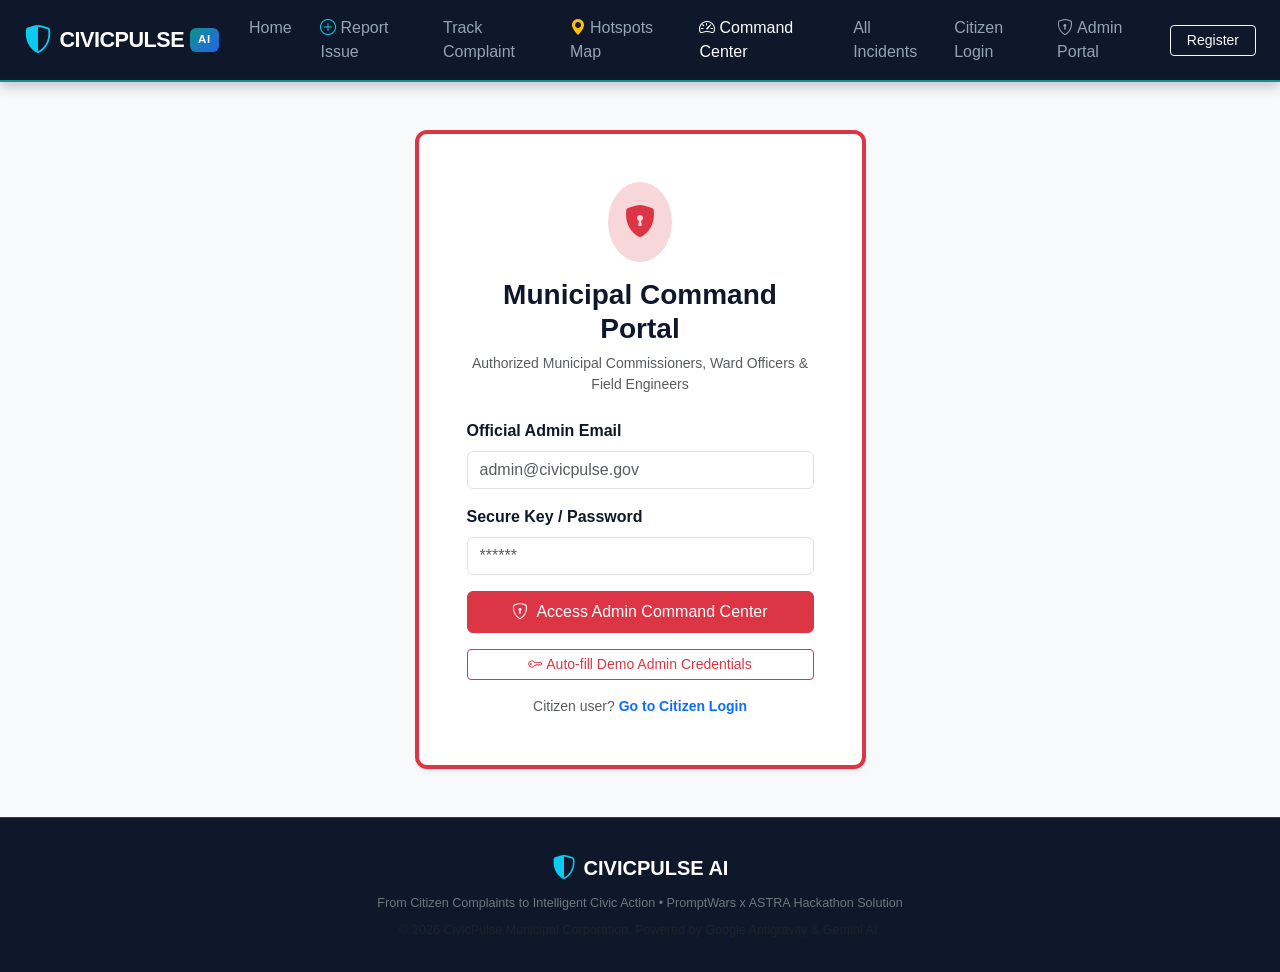
<file: src/main/resources/static/admin-login.html>
<!DOCTYPE html>
<html lang="en">
<head>
  <meta charset="UTF-8">
  <meta name="viewport" content="width=device-width, initial-scale=1.0">
  <title>Admin Portal - CIVICPULSE AI</title>
  <link href="https://cdn.jsdelivr.net/npm/bootstrap@5.3.3/dist/css/bootstrap.min.css" rel="stylesheet">
  <link href="https://cdn.jsdelivr.net/npm/bootstrap-icons@1.11.3/font/bootstrap-icons.min.css" rel="stylesheet">
  <link rel="stylesheet" href="css/styles.css">
</head>
<body class="bg-light">
  
  <nav class="navbar navbar-expand-lg navbar-dark navbar-custom sticky-top">
    <div class="container-fluid px-lg-4">
      <a class="navbar-brand d-flex align-items-center" href="index.html">
        <i class="bi bi-shield-shaded fs-3 text-info me-2"></i>
        <span>CIVICPULSE</span>
        <span class="brand-badge">AI</span>
      </a>
      <button class="navbar-toggler" type="button" data-bs-toggle="collapse" data-bs-target="#mainNavbar">
        <span class="navbar-toggler-icon"></span>
      </button>
      <div class="collapse navbar-collapse" id="mainNavbar">
        <ul class="navbar-nav me-auto mb-2 mb-lg-0">
          <li class="nav-item"><a class="nav-link " href="index.html">Home</a></li>
          <li class="nav-item"><a class="nav-link " href="submit-complaint.html"><i class="bi bi-plus-circle me-1 text-info"></i>Report Issue</a></li>
          <li class="nav-item"><a class="nav-link " href="track-complaint.html">Track Complaint</a></li>
          <li class="nav-item"><a class="nav-link " href="hotspots.html"><i class="bi bi-geo-alt-fill me-1 text-warning"></i>Hotspots Map</a></li>
          <li class="nav-item"><a class="nav-link active" href="admin-dashboard.html"><i class="bi bi-speedometer2 me-1"></i>Command Center</a></li>
          <li class="nav-item"><a class="nav-link " href="complaints.html">All Incidents</a></li>
        </ul>
        <ul class="navbar-nav ms-auto align-items-center" id="auth-nav">
          <li class="nav-item"><a class="nav-link" href="login.html">Citizen Login</a></li>
          <li class="nav-item"><a class="nav-link" href="admin-login.html"><i class="bi bi-shield-lock me-1"></i>Admin Portal</a></li>
          <li class="nav-item ms-lg-2"><a class="btn btn-sm btn-outline-light px-3" href="register.html">Register</a></li>
        </ul>
      </div>
    </div>
  </nav>


  <div class="container py-5 my-auto">
    <div class="row justify-content-center">
      <div class="col-md-6 col-lg-5">
        <div class="custom-card p-4 p-md-5 border-top border-4 border-danger">
          <div class="text-center mb-4">
            <div class="rounded-circle d-inline-flex p-3 bg-danger-subtle text-danger mb-3">
              <i class="bi bi-shield-lock-fill fs-2"></i>
            </div>
            <h3 class="fw-bold">Municipal Command Portal</h3>
            <p class="text-muted small">Authorized Municipal Commissioners, Ward Officers &amp; Field Engineers</p>
          </div>

          <form id="admin-login-form">
            <div class="mb-3">
              <label class="form-label fw-semibold">Official Admin Email</label>
              <input type="email" id="admin-email" class="form-control" placeholder="admin@civicpulse.gov" required>
            </div>
            <div class="mb-3">
              <label class="form-label fw-semibold">Secure Key / Password</label>
              <input type="password" id="admin-password" class="form-control" placeholder="******" required>
            </div>
            <div class="d-grid mb-3">
              <button type="submit" class="btn btn-danger py-2">
                <i class="bi bi-shield-lock me-2"></i>Access Admin Command Center
              </button>
            </div>
          </form>

          <div class="d-grid mb-3">
            <button type="button" id="fill-admin-demo" class="btn btn-outline-danger btn-sm">
              <i class="bi bi-key me-1"></i>Auto-fill Demo Admin Credentials
            </button>
          </div>

          <div class="text-center small text-muted">
            Citizen user? <a href="login.html" class="text-decoration-none fw-semibold">Go to Citizen Login</a>
          </div>
        </div>
      </div>
    </div>
  </div>

  
  <footer>
    <div class="container text-center">
      <div class="d-flex align-items-center justify-content-center mb-2">
        <i class="bi bi-shield-shaded fs-4 text-info me-2"></i>
        <span class="fw-bold text-white fs-5">CIVICPULSE AI</span>
      </div>
      <p class="text-secondary small mb-2">From Citizen Complaints to Intelligent Civic Action &bull; PromptWars x ASTRA Hackathon Solution</p>
      <p class="text-muted small mb-0">&copy; 2026 CivicPulse Municipal Corporation. Powered by Google Antigravity &amp; Gemini AI.</p>
    </div>
  </footer>


  <script src="https://cdn.jsdelivr.net/npm/bootstrap@5.3.3/dist/js/bootstrap.bundle.min.js"></script>
  <script src="js/api.js"></script>
  <script src="js/auth.js"></script>
</body>
</html>
</file>
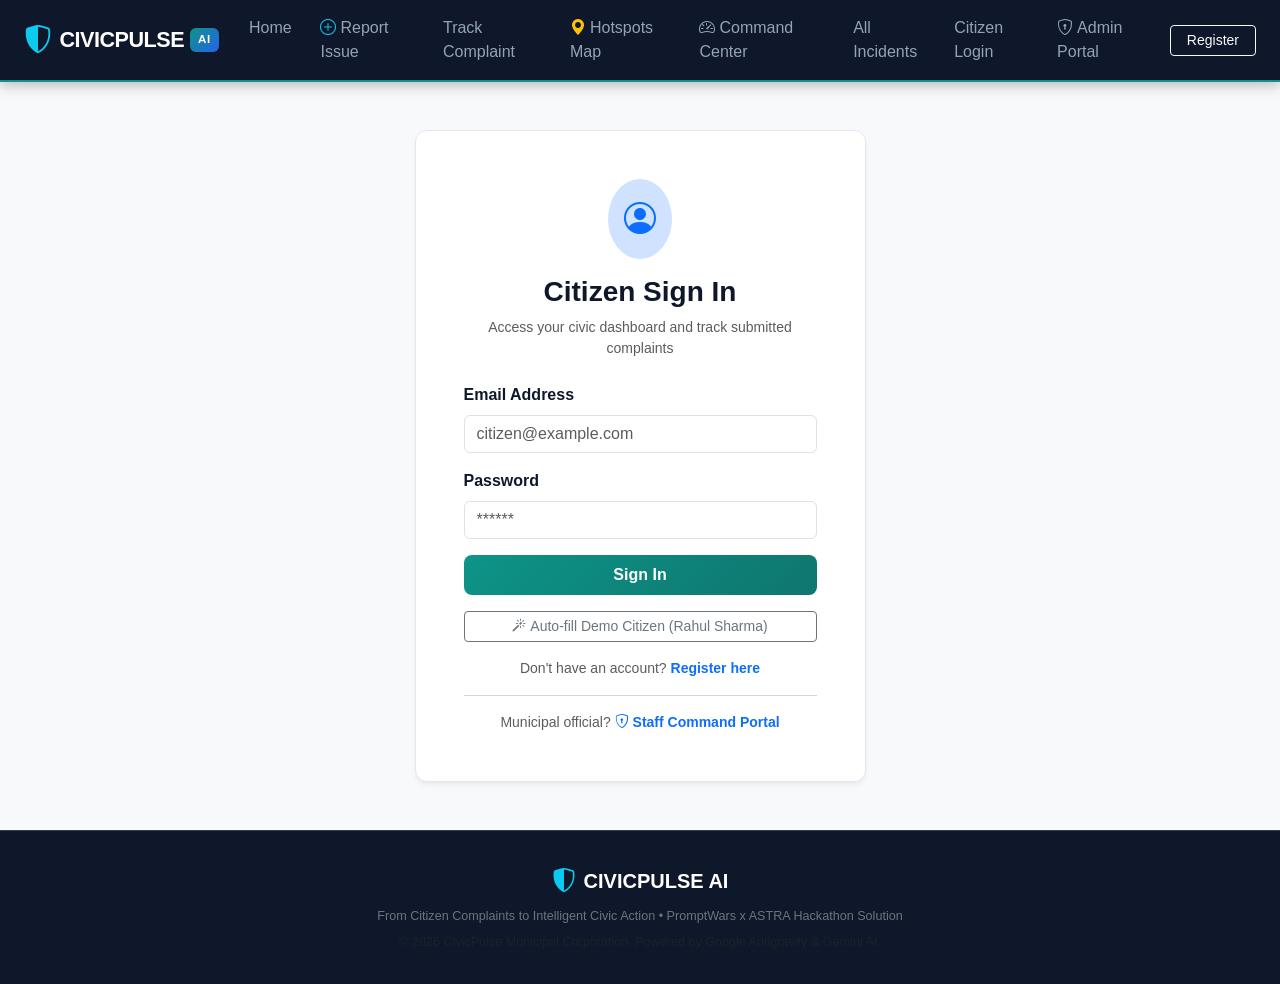
<file: src/main/resources/static/citizen-dashboard.html>
<!DOCTYPE html>
<html lang="en">
<head>
  <meta charset="UTF-8">
  <meta name="viewport" content="width=device-width, initial-scale=1.0">
  <title>Citizen Dashboard - CIVICPULSE AI</title>
  <link href="https://cdn.jsdelivr.net/npm/bootstrap@5.3.3/dist/css/bootstrap.min.css" rel="stylesheet">
  <link href="https://cdn.jsdelivr.net/npm/bootstrap-icons@1.11.3/font/bootstrap-icons.min.css" rel="stylesheet">
  <link rel="stylesheet" href="css/styles.css">
</head>
<body class="bg-light">
  
  <nav class="navbar navbar-expand-lg navbar-dark navbar-custom sticky-top">
    <div class="container-fluid px-lg-4">
      <a class="navbar-brand d-flex align-items-center" href="index.html">
        <i class="bi bi-shield-shaded fs-3 text-info me-2"></i>
        <span>CIVICPULSE</span>
        <span class="brand-badge">AI</span>
      </a>
      <button class="navbar-toggler" type="button" data-bs-toggle="collapse" data-bs-target="#mainNavbar">
        <span class="navbar-toggler-icon"></span>
      </button>
      <div class="collapse navbar-collapse" id="mainNavbar">
        <ul class="navbar-nav me-auto mb-2 mb-lg-0">
          <li class="nav-item"><a class="nav-link " href="index.html">Home</a></li>
          <li class="nav-item"><a class="nav-link " href="submit-complaint.html"><i class="bi bi-plus-circle me-1 text-info"></i>Report Issue</a></li>
          <li class="nav-item"><a class="nav-link " href="track-complaint.html">Track Complaint</a></li>
          <li class="nav-item"><a class="nav-link " href="hotspots.html"><i class="bi bi-geo-alt-fill me-1 text-warning"></i>Hotspots Map</a></li>
          <li class="nav-item"><a class="nav-link " href="admin-dashboard.html"><i class="bi bi-speedometer2 me-1"></i>Command Center</a></li>
          <li class="nav-item"><a class="nav-link " href="complaints.html">All Incidents</a></li>
        </ul>
        <ul class="navbar-nav ms-auto align-items-center" id="auth-nav">
          <li class="nav-item"><a class="nav-link" href="login.html">Citizen Login</a></li>
          <li class="nav-item"><a class="nav-link" href="admin-login.html"><i class="bi bi-shield-lock me-1"></i>Admin Portal</a></li>
          <li class="nav-item ms-lg-2"><a class="btn btn-sm btn-outline-light px-3" href="register.html">Register</a></li>
        </ul>
      </div>
    </div>
  </nav>


  <div class="container py-4">
    <div class="d-flex flex-wrap justify-content-between align-items-center mb-4">
      <div>
        <h2 class="fw-bold mb-1">Welcome back, <span id="citizen-name-display" class="text-primary">Citizen</span></h2>
        <p class="text-muted mb-0">Monitor your reported civic concerns and real-time municipal responses.</p>
      </div>
      <div>
        <a href="submit-complaint.html" class="btn btn-civic-teal shadow-sm">
          <i class="bi bi-plus-lg me-1"></i>Report New Issue
        </a>
      </div>
    </div>

    <!-- Quick Stats Cards -->
    <div class="row g-3 mb-4">
      <div class="col-6 col-md-3">
        <div class="stat-card">
          <div class="stat-label">Total Submitted</div>
          <div class="stat-val text-primary" id="citizen-stat-total">0</div>
        </div>
      </div>
      <div class="col-6 col-md-3">
        <div class="stat-card">
          <div class="stat-label">Pending Triage</div>
          <div class="stat-val text-warning" id="citizen-stat-pending">0</div>
        </div>
      </div>
      <div class="col-6 col-md-3">
        <div class="stat-card">
          <div class="stat-label">Active / In Progress</div>
          <div class="stat-val text-info" id="citizen-stat-active">0</div>
        </div>
      </div>
      <div class="col-6 col-md-3">
        <div class="stat-card">
          <div class="stat-label">Resolved</div>
          <div class="stat-val text-success" id="citizen-stat-resolved">0</div>
        </div>
      </div>
    </div>

    <!-- Complaints History Table -->
    <div class="custom-card p-4">
      <div class="d-flex justify-content-between align-items-center mb-3">
        <h5 class="fw-bold mb-0"><i class="bi bi-list-ul me-2 text-primary"></i>My Reported Grievances</h5>
      </div>

      <div class="table-responsive">
        <table class="table table-hover align-middle mb-0">
          <thead class="table-light">
            <tr>
              <th>Tracking ID</th>
              <th>Title &amp; Location</th>
              <th>Category</th>
              <th>Priority</th>
              <th>Status</th>
              <th>Reported On</th>
              <th>Action</th>
            </tr>
          </thead>
          <tbody id="citizen-complaints-tbody"></tbody>
        </table>
      </div>
    </div>
  </div>

  
  <footer>
    <div class="container text-center">
      <div class="d-flex align-items-center justify-content-center mb-2">
        <i class="bi bi-shield-shaded fs-4 text-info me-2"></i>
        <span class="fw-bold text-white fs-5">CIVICPULSE AI</span>
      </div>
      <p class="text-secondary small mb-2">From Citizen Complaints to Intelligent Civic Action &bull; PromptWars x ASTRA Hackathon Solution</p>
      <p class="text-muted small mb-0">&copy; 2026 CivicPulse Municipal Corporation. Powered by Google Antigravity &amp; Gemini AI.</p>
    </div>
  </footer>


  <script src="https://cdn.jsdelivr.net/npm/bootstrap@5.3.3/dist/js/bootstrap.bundle.min.js"></script>
  <script src="js/api.js"></script>
  <script src="js/auth.js"></script>
  <script src="js/citizen-dashboard.js"></script>
</body>
</html>
</file>
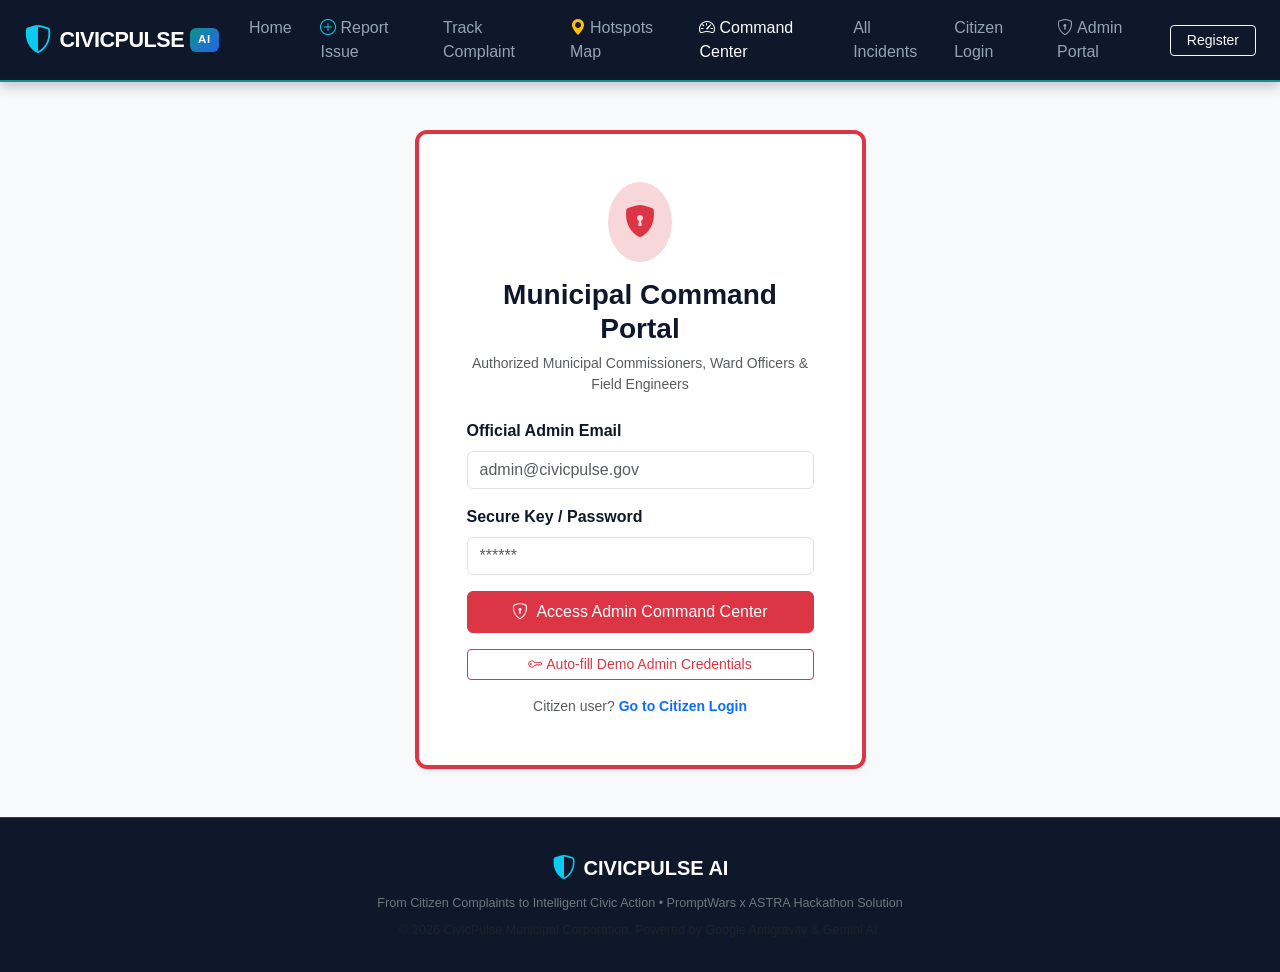
<file: src/main/resources/static/complaints.html>
<!DOCTYPE html>
<html lang="en">
<head>
  <meta charset="UTF-8">
  <meta name="viewport" content="width=device-width, initial-scale=1.0">
  <title>Incident Management - CIVICPULSE AI</title>
  <link href="https://cdn.jsdelivr.net/npm/bootstrap@5.3.3/dist/css/bootstrap.min.css" rel="stylesheet">
  <link href="https://cdn.jsdelivr.net/npm/bootstrap-icons@1.11.3/font/bootstrap-icons.min.css" rel="stylesheet">
  <link rel="stylesheet" href="css/styles.css">
</head>
<body class="bg-light">
  
  <nav class="navbar navbar-expand-lg navbar-dark navbar-custom sticky-top">
    <div class="container-fluid px-lg-4">
      <a class="navbar-brand d-flex align-items-center" href="index.html">
        <i class="bi bi-shield-shaded fs-3 text-info me-2"></i>
        <span>CIVICPULSE</span>
        <span class="brand-badge">AI</span>
      </a>
      <button class="navbar-toggler" type="button" data-bs-toggle="collapse" data-bs-target="#mainNavbar">
        <span class="navbar-toggler-icon"></span>
      </button>
      <div class="collapse navbar-collapse" id="mainNavbar">
        <ul class="navbar-nav me-auto mb-2 mb-lg-0">
          <li class="nav-item"><a class="nav-link " href="index.html">Home</a></li>
          <li class="nav-item"><a class="nav-link " href="submit-complaint.html"><i class="bi bi-plus-circle me-1 text-info"></i>Report Issue</a></li>
          <li class="nav-item"><a class="nav-link " href="track-complaint.html">Track Complaint</a></li>
          <li class="nav-item"><a class="nav-link " href="hotspots.html"><i class="bi bi-geo-alt-fill me-1 text-warning"></i>Hotspots Map</a></li>
          <li class="nav-item"><a class="nav-link " href="admin-dashboard.html"><i class="bi bi-speedometer2 me-1"></i>Command Center</a></li>
          <li class="nav-item"><a class="nav-link active" href="complaints.html">All Incidents</a></li>
        </ul>
        <ul class="navbar-nav ms-auto align-items-center" id="auth-nav">
          <li class="nav-item"><a class="nav-link" href="login.html">Citizen Login</a></li>
          <li class="nav-item"><a class="nav-link" href="admin-login.html"><i class="bi bi-shield-lock me-1"></i>Admin Portal</a></li>
          <li class="nav-item ms-lg-2"><a class="btn btn-sm btn-outline-light px-3" href="register.html">Register</a></li>
        </ul>
      </div>
    </div>
  </nav>


  <div class="container-fluid px-lg-4 py-4">
    <div class="d-flex flex-wrap justify-content-between align-items-center mb-4">
      <div>
        <h3 class="fw-bold mb-1"><i class="bi bi-folder2-open text-primary me-2"></i>Municipal Incident Management</h3>
        <p class="text-muted mb-0">Review, assign, update priority, and transition complaints to resolution.</p>
      </div>
      <div>
        <span class="badge bg-primary fs-6 py-2 px-3" id="complaints-count-display">Loading...</span>
      </div>
    </div>

    <!-- Search & Filter Controls -->
    <div class="custom-card p-3 mb-4">
      <div class="row g-2 align-items-center">
        <div class="col-md-3">
          <div class="input-group">
            <span class="input-group-text bg-white"><i class="bi bi-search"></i></span>
            <input type="text" id="search-input" class="form-control" placeholder="Search by title, ID, address...">
          </div>
        </div>

        <div class="col-md-2">
          <select id="filter-category" class="form-select">
            <option value="">All Categories</option>
            <option value="ROAD_DAMAGE">Road Damage</option>
            <option value="WATERLOGGING">Waterlogging</option>
            <option value="GARBAGE_OVERFLOW">Garbage Overflow</option>
            <option value="DRAINAGE_PROBLEMS">Drainage Problems</option>
            <option value="STREETLIGHT_PROBLEMS">Streetlight Problems</option>
            <option value="WATER_SUPPLY">Water Supply</option>
            <option value="OTHER">Other Issues</option>
          </select>
        </div>

        <div class="col-md-2">
          <select id="filter-priority" class="form-select">
            <option value="">All Priorities</option>
            <option value="CRITICAL">CRITICAL (4h SLA)</option>
            <option value="HIGH">HIGH (24h SLA)</option>
            <option value="MEDIUM">MEDIUM (72h SLA)</option>
            <option value="LOW">LOW (7d SLA)</option>
          </select>
        </div>

        <div class="col-md-2">
          <select id="filter-status" class="form-select">
            <option value="">All Statuses</option>
            <option value="SUBMITTED">Submitted</option>
            <option value="UNDER_REVIEW">Under Review</option>
            <option value="ASSIGNED">Assigned</option>
            <option value="IN_PROGRESS">In Progress</option>
            <option value="RESOLVED">Resolved</option>
          </select>
        </div>

        <div class="col-md-3 text-md-end">
          <button type="button" id="reset-filters" class="btn btn-outline-secondary">
            <i class="bi bi-arrow-counterclockwise me-1"></i>Reset Filters
          </button>
        </div>
      </div>
    </div>

    <!-- Data Table -->
    <div class="custom-card p-4">
      <div class="table-responsive">
        <table class="table table-hover align-middle mb-0">
          <thead class="table-light">
            <tr>
              <th>Tracking ID</th>
              <th>Incident Title &amp; Location</th>
              <th>Category</th>
              <th>Priority</th>
              <th>Status</th>
              <th>Assigned Department</th>
              <th>Created On</th>
              <th>Manage</th>
            </tr>
          </thead>
          <tbody id="complaints-tbody"></tbody>
        </table>
      </div>
    </div>
  </div>

  <!-- Complaint Detail & Triage Modal -->
  <div class="modal fade" id="complaintDetailModal" tabindex="-1">
    <div class="modal-dialog modal-lg modal-dialog-centered">
      <div class="modal-content">
        <div class="modal-header bg-dark text-white">
          <h5 class="modal-title fw-bold">
            <i class="bi bi-sliders me-2 text-info"></i>Manage Incident <span id="modal-tracking-id" class="text-info"></span>
          </h5>
          <button type="button" class="btn-close btn-close-white" data-bs-dismiss="modal"></button>
        </div>
        <div class="modal-body p-4">
          <!-- Duplicate Alert if applicable -->
          <div id="modal-duplicate-box" class="alert alert-warning py-2 small d-none"></div>

          <div class="row g-3 mb-3">
            <div class="col-md-8">
              <h5 class="fw-bold text-dark mb-1" id="modal-title">Title</h5>
              <div class="text-muted small mb-2"><i class="bi bi-geo-alt me-1"></i><span id="modal-address"></span></div>
              <div class="p-3 bg-light rounded border small" id="modal-desc"></div>
            </div>
            <div class="col-md-4">
              <div class="p-3 bg-light rounded border">
                <div class="mb-2">
                  <span class="text-muted small d-block">Current Category:</span>
                  <div id="modal-category"></div>
                </div>
                <div class="mb-2">
                  <span class="text-muted small d-block">Current Priority:</span>
                  <div id="modal-priority"></div>
                </div>
                <div>
                  <span class="text-muted small d-block">Current Status:</span>
                  <div id="modal-status"></div>
                </div>
              </div>
            </div>
          </div>

          <!-- AI Intelligence Section -->
          <div class="card bg-info-subtle border-info mb-4">
            <div class="card-body p-3">
              <div class="d-flex align-items-center mb-1">
                <i class="bi bi-stars text-primary me-2"></i>
                <span class="fw-bold text-primary small text-uppercase">Explainable AI Risk Engine Assessment</span>
              </div>
              <div class="small fw-semibold text-dark mb-1">Summary: <span id="modal-ai-summary" class="fw-normal"></span></div>
              <div class="small text-muted"><strong>Rationale:</strong> <span id="modal-ai-explanation"></span></div>
            </div>
          </div>

          <div class="row g-4">
            <!-- Action 1: Department Assignment -->
            <div class="col-md-6 border-end">
              <h6 class="fw-bold mb-2"><i class="bi bi-building me-1 text-primary"></i>Assign Department</h6>
              <div class="mb-2">
                <select id="modal-assign-dept" class="form-select form-select-sm"></select>
              </div>
              <div class="mb-2">
                <input type="text" id="modal-assign-notes" class="form-control form-control-sm" placeholder="Work order dispatch notes...">
              </div>
              <button type="button" id="modal-btn-assign-dept" class="btn btn-sm btn-primary">
                <i class="bi bi-check2-circle me-1"></i>Dispatch Assignment
              </button>
            </div>

            <!-- Action 2: Status Transition -->
            <div class="col-md-6">
              <h6 class="fw-bold mb-2"><i class="bi bi-arrow-repeat me-1 text-success"></i>Update Lifecycle Status</h6>
              <div class="mb-2">
                <select id="modal-update-status" class="form-select form-select-sm">
                  <option value="SUBMITTED">Submitted</option>
                  <option value="UNDER_REVIEW">Under Review</option>
                  <option value="ASSIGNED">Assigned</option>
                  <option value="IN_PROGRESS">In Progress</option>
                  <option value="RESOLVED">Resolved</option>
                </select>
              </div>
              <div class="mb-2">
                <input type="text" id="modal-status-remarks" class="form-control form-control-sm" placeholder="Official remarks / remediation note...">
              </div>
              <button type="button" id="modal-btn-save-status" class="btn btn-sm btn-success">
                <i class="bi bi-floppy me-1"></i>Transition Status
              </button>
            </div>
          </div>

          <!-- Priority Override (Admin justification) -->
          <hr class="my-3">
          <div class="row align-items-center">
            <div class="col-md-4">
              <label class="form-label small fw-bold mb-0">Override Priority (Admin Justification):</label>
            </div>
            <div class="col-md-3">
              <select id="modal-update-priority" class="form-select form-select-sm">
                <option value="CRITICAL">CRITICAL</option>
                <option value="HIGH">HIGH</option>
                <option value="MEDIUM">MEDIUM</option>
                <option value="LOW">LOW</option>
              </select>
            </div>
            <div class="col-md-3">
              <input type="text" id="modal-prio-reason" class="form-control form-control-sm" placeholder="Reason for override">
            </div>
            <div class="col-md-2 text-end">
              <button type="button" id="modal-btn-override-prio" class="btn btn-sm btn-outline-danger">Override</button>
            </div>
          </div>

          <div class="mt-3 text-muted small border-top pt-2">
            <strong>Citizen Reporter:</strong> <span id="modal-citizen"></span> &bull; 
            <strong>Created:</strong> <span id="modal-created"></span>
          </div>
        </div>
      </div>
    </div>
  </div>

  
  <footer>
    <div class="container text-center">
      <div class="d-flex align-items-center justify-content-center mb-2">
        <i class="bi bi-shield-shaded fs-4 text-info me-2"></i>
        <span class="fw-bold text-white fs-5">CIVICPULSE AI</span>
      </div>
      <p class="text-secondary small mb-2">From Citizen Complaints to Intelligent Civic Action &bull; PromptWars x ASTRA Hackathon Solution</p>
      <p class="text-muted small mb-0">&copy; 2026 CivicPulse Municipal Corporation. Powered by Google Antigravity &amp; Gemini AI.</p>
    </div>
  </footer>


  <script src="https://cdn.jsdelivr.net/npm/bootstrap@5.3.3/dist/js/bootstrap.bundle.min.js"></script>
  <script src="js/api.js"></script>
  <script src="js/auth.js"></script>
  <script src="js/complaints-management.js"></script>
</body>
</html>
</file>
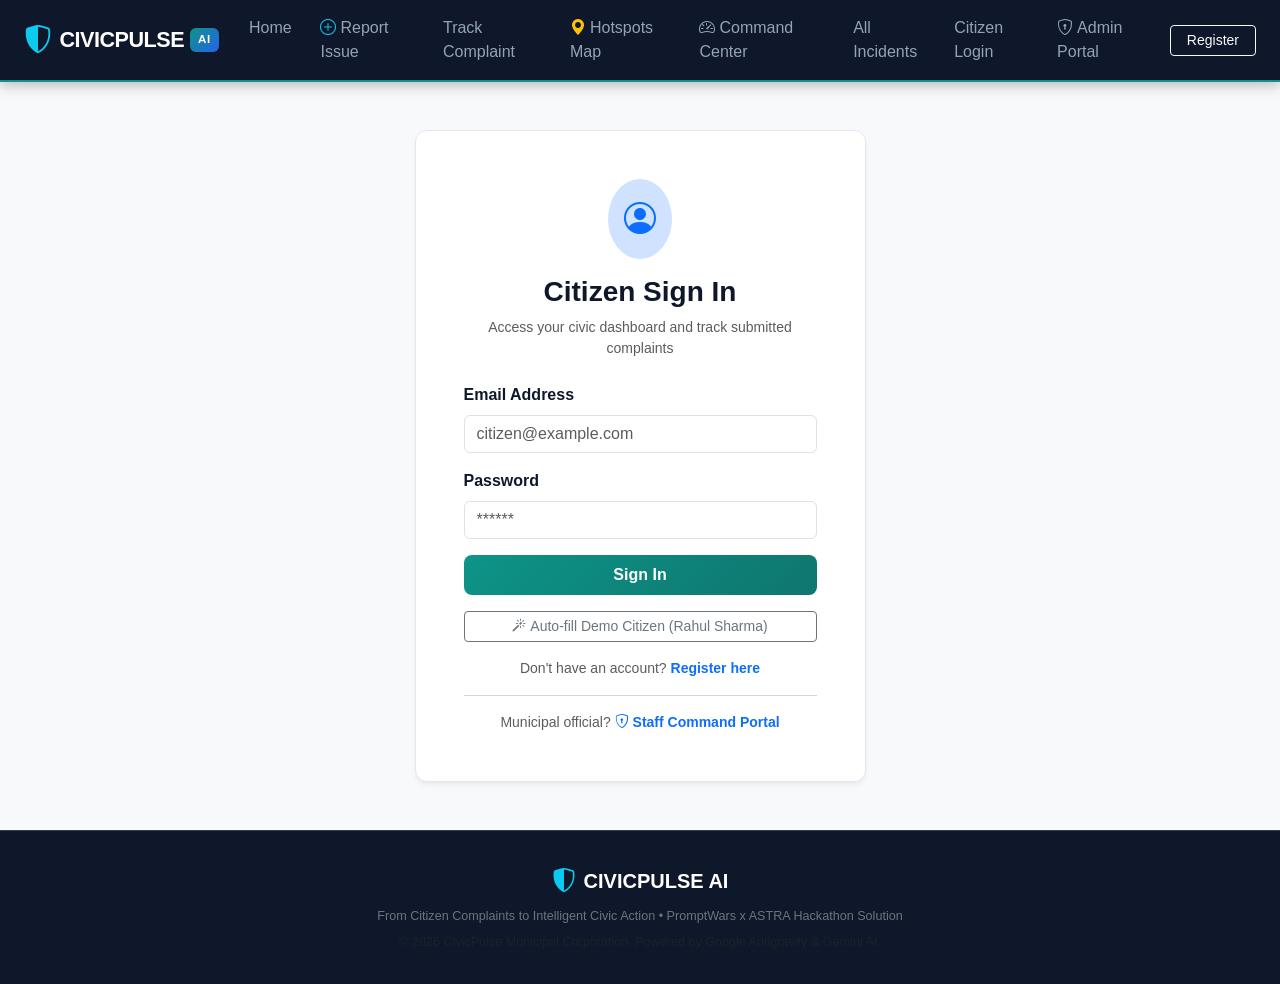
<file: src/main/resources/static/login.html>
<!DOCTYPE html>
<html lang="en">
<head>
  <meta charset="UTF-8">
  <meta name="viewport" content="width=device-width, initial-scale=1.0">
  <title>Citizen Login - CIVICPULSE AI</title>
  <link href="https://cdn.jsdelivr.net/npm/bootstrap@5.3.3/dist/css/bootstrap.min.css" rel="stylesheet">
  <link href="https://cdn.jsdelivr.net/npm/bootstrap-icons@1.11.3/font/bootstrap-icons.min.css" rel="stylesheet">
  <link rel="stylesheet" href="css/styles.css">
</head>
<body class="bg-light">
  
  <nav class="navbar navbar-expand-lg navbar-dark navbar-custom sticky-top">
    <div class="container-fluid px-lg-4">
      <a class="navbar-brand d-flex align-items-center" href="index.html">
        <i class="bi bi-shield-shaded fs-3 text-info me-2"></i>
        <span>CIVICPULSE</span>
        <span class="brand-badge">AI</span>
      </a>
      <button class="navbar-toggler" type="button" data-bs-toggle="collapse" data-bs-target="#mainNavbar">
        <span class="navbar-toggler-icon"></span>
      </button>
      <div class="collapse navbar-collapse" id="mainNavbar">
        <ul class="navbar-nav me-auto mb-2 mb-lg-0">
          <li class="nav-item"><a class="nav-link " href="index.html">Home</a></li>
          <li class="nav-item"><a class="nav-link " href="submit-complaint.html"><i class="bi bi-plus-circle me-1 text-info"></i>Report Issue</a></li>
          <li class="nav-item"><a class="nav-link " href="track-complaint.html">Track Complaint</a></li>
          <li class="nav-item"><a class="nav-link " href="hotspots.html"><i class="bi bi-geo-alt-fill me-1 text-warning"></i>Hotspots Map</a></li>
          <li class="nav-item"><a class="nav-link " href="admin-dashboard.html"><i class="bi bi-speedometer2 me-1"></i>Command Center</a></li>
          <li class="nav-item"><a class="nav-link " href="complaints.html">All Incidents</a></li>
        </ul>
        <ul class="navbar-nav ms-auto align-items-center" id="auth-nav">
          <li class="nav-item"><a class="nav-link" href="login.html">Citizen Login</a></li>
          <li class="nav-item"><a class="nav-link" href="admin-login.html"><i class="bi bi-shield-lock me-1"></i>Admin Portal</a></li>
          <li class="nav-item ms-lg-2"><a class="btn btn-sm btn-outline-light px-3" href="register.html">Register</a></li>
        </ul>
      </div>
    </div>
  </nav>


  <div class="container py-5 my-auto">
    <div class="row justify-content-center">
      <div class="col-md-6 col-lg-5">
        <div class="custom-card p-4 p-md-5">
          <div class="text-center mb-4">
            <div class="rounded-circle d-inline-flex p-3 bg-primary-subtle text-primary mb-3">
              <i class="bi bi-person-circle fs-2"></i>
            </div>
            <h3 class="fw-bold">Citizen Sign In</h3>
            <p class="text-muted small">Access your civic dashboard and track submitted complaints</p>
          </div>

          <form id="citizen-login-form">
            <div class="mb-3">
              <label class="form-label fw-semibold">Email Address</label>
              <input type="email" id="login-email" class="form-control" placeholder="citizen@example.com" required>
            </div>
            <div class="mb-3">
              <label class="form-label fw-semibold">Password</label>
              <input type="password" id="login-password" class="form-control" placeholder="******" required>
            </div>
            <div class="d-grid mb-3">
              <button type="submit" class="btn btn-civic-teal py-2">Sign In</button>
            </div>
          </form>

          <div class="d-grid mb-3">
            <button type="button" id="fill-citizen-demo" class="btn btn-outline-secondary btn-sm">
              <i class="bi bi-magic me-1"></i>Auto-fill Demo Citizen (Rahul Sharma)
            </button>
          </div>

          <div class="text-center small text-muted">
            Don't have an account? <a href="register.html" class="fw-bold text-decoration-none">Register here</a>
            <hr class="my-3">
            Municipal official? <a href="admin-login.html" class="text-decoration-none fw-semibold"><i class="bi bi-shield-lock me-1"></i>Staff Command Portal</a>
          </div>
        </div>
      </div>
    </div>
  </div>

  
  <footer>
    <div class="container text-center">
      <div class="d-flex align-items-center justify-content-center mb-2">
        <i class="bi bi-shield-shaded fs-4 text-info me-2"></i>
        <span class="fw-bold text-white fs-5">CIVICPULSE AI</span>
      </div>
      <p class="text-secondary small mb-2">From Citizen Complaints to Intelligent Civic Action &bull; PromptWars x ASTRA Hackathon Solution</p>
      <p class="text-muted small mb-0">&copy; 2026 CivicPulse Municipal Corporation. Powered by Google Antigravity &amp; Gemini AI.</p>
    </div>
  </footer>


  <script src="https://cdn.jsdelivr.net/npm/bootstrap@5.3.3/dist/js/bootstrap.bundle.min.js"></script>
  <script src="js/api.js"></script>
  <script src="js/auth.js"></script>
</body>
</html>
</file>
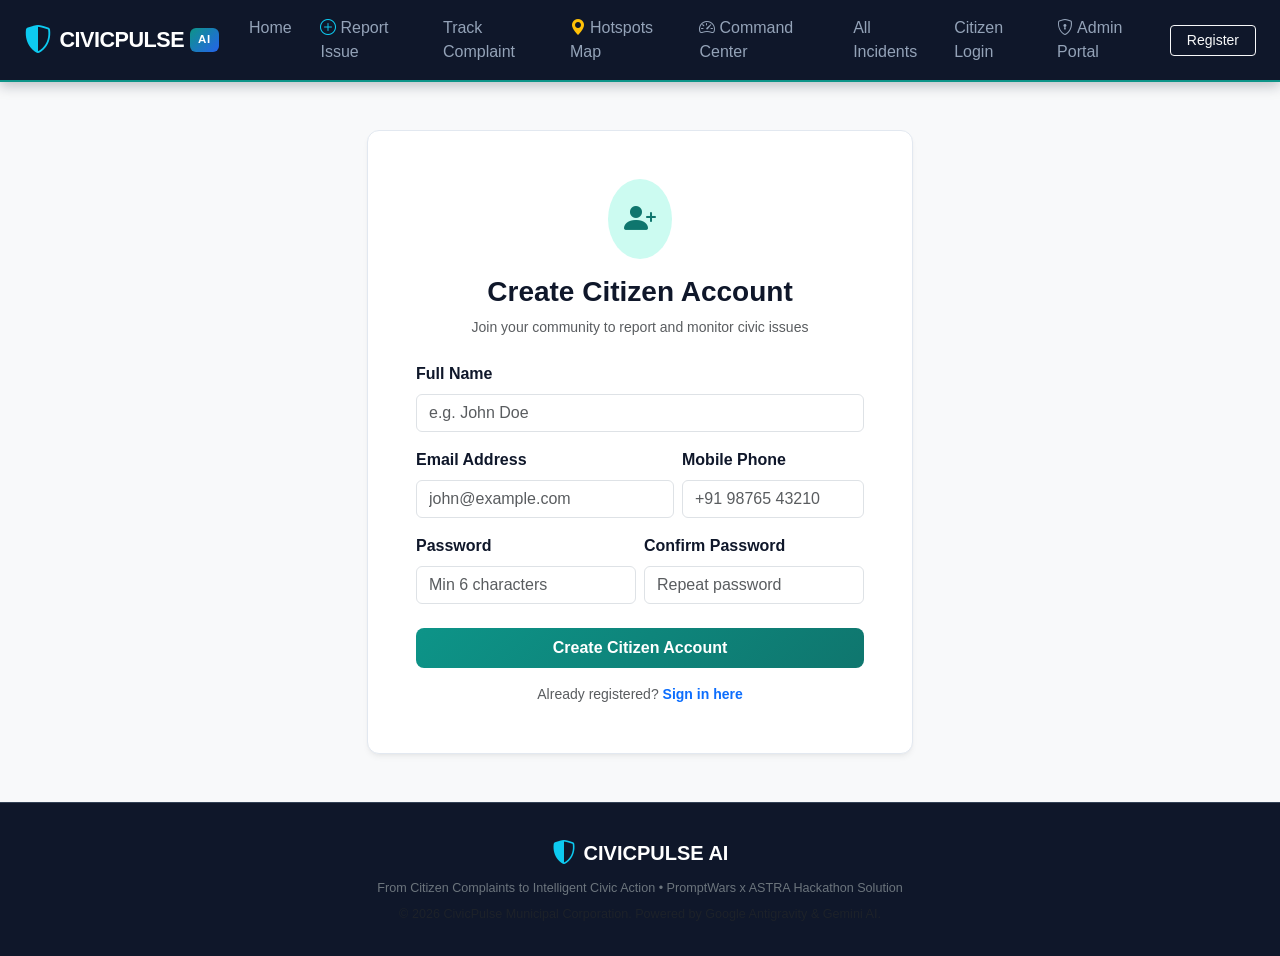
<file: src/main/resources/static/register.html>
<!DOCTYPE html>
<html lang="en">
<head>
  <meta charset="UTF-8">
  <meta name="viewport" content="width=device-width, initial-scale=1.0">
  <title>Citizen Registration - CIVICPULSE AI</title>
  <link href="https://cdn.jsdelivr.net/npm/bootstrap@5.3.3/dist/css/bootstrap.min.css" rel="stylesheet">
  <link href="https://cdn.jsdelivr.net/npm/bootstrap-icons@1.11.3/font/bootstrap-icons.min.css" rel="stylesheet">
  <link rel="stylesheet" href="css/styles.css">
</head>
<body class="bg-light">
  
  <nav class="navbar navbar-expand-lg navbar-dark navbar-custom sticky-top">
    <div class="container-fluid px-lg-4">
      <a class="navbar-brand d-flex align-items-center" href="index.html">
        <i class="bi bi-shield-shaded fs-3 text-info me-2"></i>
        <span>CIVICPULSE</span>
        <span class="brand-badge">AI</span>
      </a>
      <button class="navbar-toggler" type="button" data-bs-toggle="collapse" data-bs-target="#mainNavbar">
        <span class="navbar-toggler-icon"></span>
      </button>
      <div class="collapse navbar-collapse" id="mainNavbar">
        <ul class="navbar-nav me-auto mb-2 mb-lg-0">
          <li class="nav-item"><a class="nav-link " href="index.html">Home</a></li>
          <li class="nav-item"><a class="nav-link " href="submit-complaint.html"><i class="bi bi-plus-circle me-1 text-info"></i>Report Issue</a></li>
          <li class="nav-item"><a class="nav-link " href="track-complaint.html">Track Complaint</a></li>
          <li class="nav-item"><a class="nav-link " href="hotspots.html"><i class="bi bi-geo-alt-fill me-1 text-warning"></i>Hotspots Map</a></li>
          <li class="nav-item"><a class="nav-link " href="admin-dashboard.html"><i class="bi bi-speedometer2 me-1"></i>Command Center</a></li>
          <li class="nav-item"><a class="nav-link " href="complaints.html">All Incidents</a></li>
        </ul>
        <ul class="navbar-nav ms-auto align-items-center" id="auth-nav">
          <li class="nav-item"><a class="nav-link" href="login.html">Citizen Login</a></li>
          <li class="nav-item"><a class="nav-link" href="admin-login.html"><i class="bi bi-shield-lock me-1"></i>Admin Portal</a></li>
          <li class="nav-item ms-lg-2"><a class="btn btn-sm btn-outline-light px-3" href="register.html">Register</a></li>
        </ul>
      </div>
    </div>
  </nav>


  <div class="container py-5 my-auto">
    <div class="row justify-content-center">
      <div class="col-md-7 col-lg-6">
        <div class="custom-card p-4 p-md-5">
          <div class="text-center mb-4">
            <div class="rounded-circle d-inline-flex p-3 text-teal mb-3" style="background:#ccfbf1; color:#0f766e;">
              <i class="bi bi-person-plus-fill fs-2"></i>
            </div>
            <h3 class="fw-bold">Create Citizen Account</h3>
            <p class="text-muted small">Join your community to report and monitor civic issues</p>
          </div>

          <form id="register-form">
            <div class="mb-3">
              <label class="form-label fw-semibold">Full Name</label>
              <input type="text" id="reg-name" class="form-control" placeholder="e.g. John Doe" required>
            </div>
            <div class="row g-2 mb-3">
              <div class="col-md-7">
                <label class="form-label fw-semibold">Email Address</label>
                <input type="email" id="reg-email" class="form-control" placeholder="john@example.com" required>
              </div>
              <div class="col-md-5">
                <label class="form-label fw-semibold">Mobile Phone</label>
                <input type="tel" id="reg-phone" class="form-control" placeholder="+91 98765 43210">
              </div>
            </div>
            <div class="row g-2 mb-4">
              <div class="col-md-6">
                <label class="form-label fw-semibold">Password</label>
                <input type="password" id="reg-password" class="form-control" placeholder="Min 6 characters" minlength="6" required>
              </div>
              <div class="col-md-6">
                <label class="form-label fw-semibold">Confirm Password</label>
                <input type="password" id="reg-confirm-password" class="form-control" placeholder="Repeat password" minlength="6" required>
              </div>
            </div>
            <div class="d-grid mb-3">
              <button type="submit" class="btn btn-civic-teal py-2">Create Citizen Account</button>
            </div>
          </form>

          <div class="text-center small text-muted">
            Already registered? <a href="login.html" class="fw-bold text-decoration-none">Sign in here</a>
          </div>
        </div>
      </div>
    </div>
  </div>

  
  <footer>
    <div class="container text-center">
      <div class="d-flex align-items-center justify-content-center mb-2">
        <i class="bi bi-shield-shaded fs-4 text-info me-2"></i>
        <span class="fw-bold text-white fs-5">CIVICPULSE AI</span>
      </div>
      <p class="text-secondary small mb-2">From Citizen Complaints to Intelligent Civic Action &bull; PromptWars x ASTRA Hackathon Solution</p>
      <p class="text-muted small mb-0">&copy; 2026 CivicPulse Municipal Corporation. Powered by Google Antigravity &amp; Gemini AI.</p>
    </div>
  </footer>


  <script src="https://cdn.jsdelivr.net/npm/bootstrap@5.3.3/dist/js/bootstrap.bundle.min.js"></script>
  <script src="js/api.js"></script>
  <script src="js/auth.js"></script>
</body>
</html>
</file>
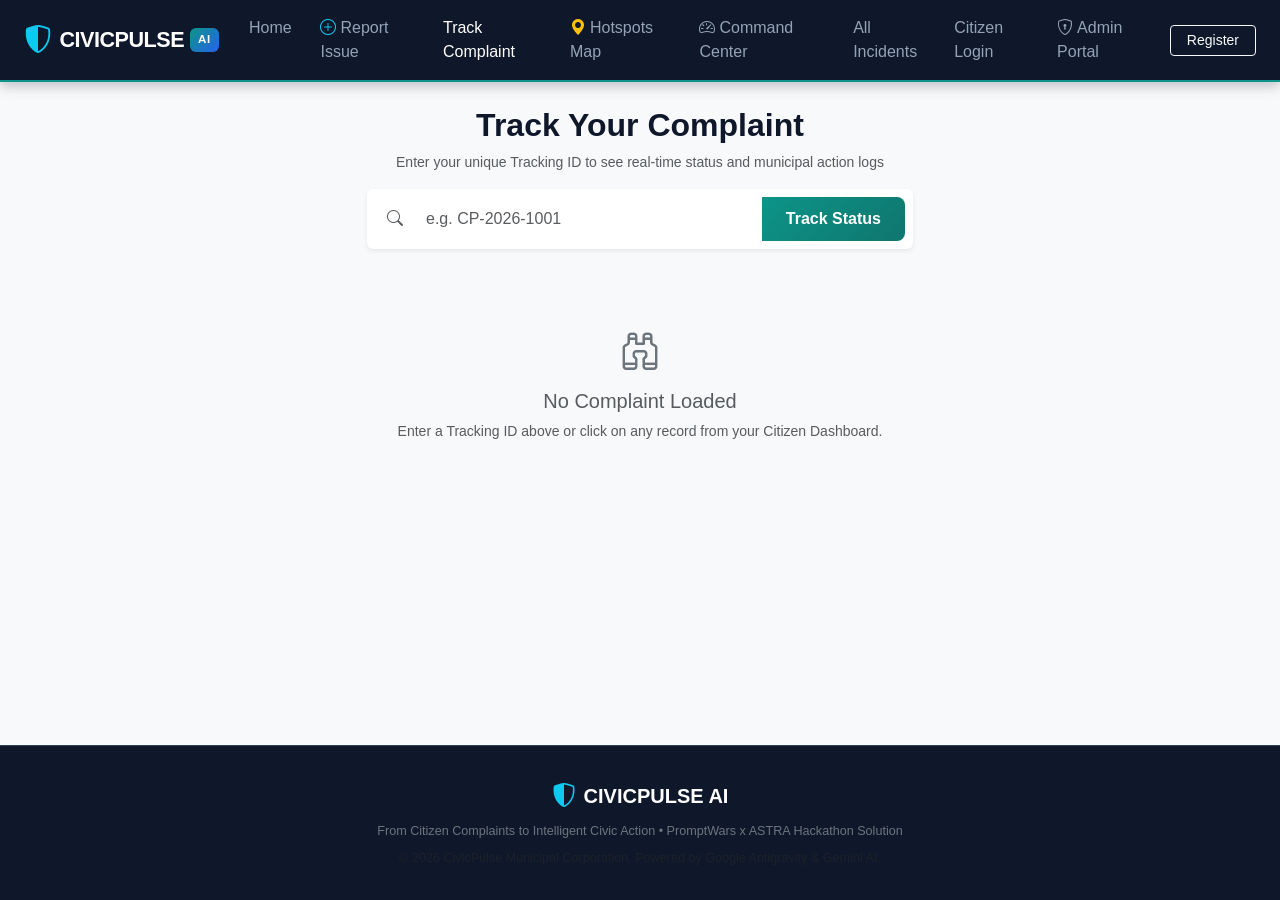
<file: src/main/resources/static/track-complaint.html>
<!DOCTYPE html>
<html lang="en">
<head>
  <meta charset="UTF-8">
  <meta name="viewport" content="width=device-width, initial-scale=1.0">
  <title>Track Complaint - CIVICPULSE AI</title>
  <link href="https://cdn.jsdelivr.net/npm/bootstrap@5.3.3/dist/css/bootstrap.min.css" rel="stylesheet">
  <link href="https://cdn.jsdelivr.net/npm/bootstrap-icons@1.11.3/font/bootstrap-icons.min.css" rel="stylesheet">
  <link rel="stylesheet" href="css/styles.css">
</head>
<body class="bg-light">
  
  <nav class="navbar navbar-expand-lg navbar-dark navbar-custom sticky-top">
    <div class="container-fluid px-lg-4">
      <a class="navbar-brand d-flex align-items-center" href="index.html">
        <i class="bi bi-shield-shaded fs-3 text-info me-2"></i>
        <span>CIVICPULSE</span>
        <span class="brand-badge">AI</span>
      </a>
      <button class="navbar-toggler" type="button" data-bs-toggle="collapse" data-bs-target="#mainNavbar">
        <span class="navbar-toggler-icon"></span>
      </button>
      <div class="collapse navbar-collapse" id="mainNavbar">
        <ul class="navbar-nav me-auto mb-2 mb-lg-0">
          <li class="nav-item"><a class="nav-link " href="index.html">Home</a></li>
          <li class="nav-item"><a class="nav-link " href="submit-complaint.html"><i class="bi bi-plus-circle me-1 text-info"></i>Report Issue</a></li>
          <li class="nav-item"><a class="nav-link active" href="track-complaint.html">Track Complaint</a></li>
          <li class="nav-item"><a class="nav-link " href="hotspots.html"><i class="bi bi-geo-alt-fill me-1 text-warning"></i>Hotspots Map</a></li>
          <li class="nav-item"><a class="nav-link " href="admin-dashboard.html"><i class="bi bi-speedometer2 me-1"></i>Command Center</a></li>
          <li class="nav-item"><a class="nav-link " href="complaints.html">All Incidents</a></li>
        </ul>
        <ul class="navbar-nav ms-auto align-items-center" id="auth-nav">
          <li class="nav-item"><a class="nav-link" href="login.html">Citizen Login</a></li>
          <li class="nav-item"><a class="nav-link" href="admin-login.html"><i class="bi bi-shield-lock me-1"></i>Admin Portal</a></li>
          <li class="nav-item ms-lg-2"><a class="btn btn-sm btn-outline-light px-3" href="register.html">Register</a></li>
        </ul>
      </div>
    </div>
  </nav>


  <div class="container py-4">
    <!-- Search Bar -->
    <div class="row justify-content-center mb-4">
      <div class="col-md-8 col-lg-6">
        <div class="text-center mb-3">
          <h2 class="fw-bold">Track Your Complaint</h2>
          <p class="text-muted small">Enter your unique Tracking ID to see real-time status and municipal action logs</p>
        </div>
        <form id="track-form" class="card p-2 shadow-sm border-0">
          <div class="input-group">
            <span class="input-group-text bg-white border-0"><i class="bi bi-search text-muted"></i></span>
            <input type="text" id="track-input" class="form-control border-0" placeholder="e.g. CP-2026-1001" required>
            <button class="btn btn-civic-teal px-4" type="submit">Track Status</button>
          </div>
        </form>
      </div>
    </div>

    <!-- Loading State -->
    <div id="loading-state" class="text-center py-5 d-none">
      <span class="spinner-border text-primary spinner-border-lg"></span>
      <div class="text-muted mt-2">Retrieving complaint history...</div>
    </div>

    <!-- Empty State -->
    <div id="empty-state" class="text-center py-5 text-muted">
      <i class="bi bi-binoculars fs-1 text-secondary d-block mb-2"></i>
      <h5>No Complaint Loaded</h5>
      <p class="small">Enter a Tracking ID above or click on any record from your Citizen Dashboard.</p>
    </div>

    <!-- Details View -->
    <div id="complaint-details-view" class="d-none">
      <!-- 5-Step Timeline Stepper -->
      <div class="custom-card p-4 mb-4">
        <h5 class="fw-bold mb-4"><i class="bi bi-clock-history me-2 text-primary"></i>Lifecycle Progression</h5>
        
        <div class="timeline-stepper">
          <div class="timeline-progress" id="stepper-progress-bar" style="width: 0%;"></div>
          
          <div class="step-node" id="step-submitted">
            <div class="step-circle"><i class="bi bi-file-earmark-check"></i></div>
            <div class="step-label">Submitted</div>
          </div>
          <div class="step-node" id="step-under_review">
            <div class="step-circle"><i class="bi bi-eye"></i></div>
            <div class="step-label">Under Review</div>
          </div>
          <div class="step-node" id="step-assigned">
            <div class="step-circle"><i class="bi bi-person-check"></i></div>
            <div class="step-label">Assigned</div>
          </div>
          <div class="step-node" id="step-in_progress">
            <div class="step-circle"><i class="bi bi-tools"></i></div>
            <div class="step-label">In Progress</div>
          </div>
          <div class="step-node" id="step-resolved">
            <div class="step-circle"><i class="bi bi-check-circle-fill"></i></div>
            <div class="step-label">Resolved</div>
          </div>
        </div>
      </div>

      <!-- Complaint Info Cards -->
      <div class="row g-4 mb-4">
        <div class="col-lg-8">
          <div class="custom-card p-4 h-100">
            <div class="d-flex flex-wrap justify-content-between align-items-center mb-3">
              <div>
                <span class="badge bg-dark fs-6 px-3 py-2" id="res-tracking-id">CP-2026-XXXX</span>
                <span id="res-duplicate-flag" class="badge bg-warning text-dark ms-2 d-none"></span>
              </div>
              <div class="d-flex gap-2">
                <span id="res-category"></span>
                <span id="res-priority"></span>
                <span id="res-status"></span>
              </div>
            </div>

            <h4 class="fw-bold text-dark mb-2" id="res-title">Title</h4>
            <div class="text-muted small mb-3">
              <i class="bi bi-geo-alt-fill text-danger me-1"></i><span id="res-address">Address</span> &bull; 
              <i class="bi bi-calendar3 ms-2 me-1"></i>Reported on <span id="res-created-at">Date</span> &bull;
              <span class="text-primary fw-semibold ms-2" id="res-sla"></span>
            </div>

            <div class="p-3 rounded bg-light border mb-4">
              <h6 class="fw-semibold text-muted small text-uppercase mb-1">Citizen's Original Description</h6>
              <p class="mb-0 text-dark" id="res-description"></p>
            </div>

            <div class="row g-3">
              <div class="col-md-6">
                <div class="p-3 rounded border bg-white h-100">
                  <h6 class="fw-semibold text-muted small text-uppercase mb-1"><i class="bi bi-stars text-primary me-1"></i>AI Summary</h6>
                  <p class="small text-dark mb-0" id="res-ai-summary"></p>
                </div>
              </div>
              <div class="col-md-6">
                <div class="p-3 rounded border bg-white h-100">
                  <h6 class="fw-semibold text-muted small text-uppercase mb-1"><i class="bi bi-lightbulb text-warning me-1"></i>Priority Rationale</h6>
                  <p class="small text-muted mb-0" id="res-ai-explanation"></p>
                </div>
              </div>
            </div>
          </div>
        </div>

        <div class="col-lg-4">
          <div class="custom-card p-4 h-100">
            <h5 class="fw-bold mb-3"><i class="bi bi-building me-2 text-info"></i>Assigned Department</h5>
            <div class="p-3 rounded bg-light border mb-3">
              <div class="fw-bold text-dark fs-6" id="res-department">Road Infrastructure</div>
              <div class="text-muted small mt-1">Responsible for field deployment &amp; remediation verification.</div>
            </div>

            <h6 class="fw-bold mb-2">Need Further Assistance?</h6>
            <p class="text-muted small mb-3">If you observe an immediate danger or wish to update field notes, contact the municipal helpline.</p>
            <div class="d-grid gap-2">
              <a href="tel:1800-425-0000" class="btn btn-outline-primary btn-sm">
                <i class="bi bi-telephone-outbound me-2"></i>Call Civic Helpline (1800-425-0000)
              </a>
              <a href="submit-complaint.html" class="btn btn-outline-secondary btn-sm">
                <i class="bi bi-plus-circle me-2"></i>Report Another Issue
              </a>
            </div>
          </div>
        </div>
      </div>

      <!-- Status History Table -->
      <div class="custom-card p-4">
        <h5 class="fw-bold mb-3"><i class="bi bi-journal-text me-2 text-primary"></i>Audit Log &amp; Remediation History</h5>
        <div class="table-responsive">
          <table class="table table-hover align-middle mb-0">
            <thead class="table-light">
              <tr>
                <th>Transition #</th>
                <th>Status</th>
                <th>Remarks / Field Notes</th>
                <th>Action Taken By</th>
                <th>Timestamp</th>
              </tr>
            </thead>
            <tbody id="history-table-body"></tbody>
          </table>
        </div>
      </div>
    </div>
  </div>

  
  <footer>
    <div class="container text-center">
      <div class="d-flex align-items-center justify-content-center mb-2">
        <i class="bi bi-shield-shaded fs-4 text-info me-2"></i>
        <span class="fw-bold text-white fs-5">CIVICPULSE AI</span>
      </div>
      <p class="text-secondary small mb-2">From Citizen Complaints to Intelligent Civic Action &bull; PromptWars x ASTRA Hackathon Solution</p>
      <p class="text-muted small mb-0">&copy; 2026 CivicPulse Municipal Corporation. Powered by Google Antigravity &amp; Gemini AI.</p>
    </div>
  </footer>


  <script src="https://cdn.jsdelivr.net/npm/bootstrap@5.3.3/dist/js/bootstrap.bundle.min.js"></script>
  <script src="js/api.js"></script>
  <script src="js/auth.js"></script>
  <script src="js/track-complaint.js"></script>
</body>
</html>
</file>
<file: src/main/resources/static/css/styles.css>
:root {
  --primary-navy: #0f172a;
  --secondary-navy: #1e293b;
  --accent-blue: #2563eb;
  --accent-teal: #0d9488;
  --accent-teal-light: #14b8a6;
  --bg-light: #f8fafc;
  --text-dark: #0f172a;
  --text-muted: #64748b;
  --card-border: #e2e8f0;
  
  --prio-critical: #ef4444;
  --prio-high: #f97316;
  --prio-medium: #eab308;
  --prio-low: #10b981;
}

body {
  font-family: 'Inter', -apple-system, BlinkMacSystemFont, 'Segoe UI', Roboto, sans-serif;
  background-color: var(--bg-light);
  color: var(--text-dark);
  min-height: 100vh;
  display: flex;
  flex-direction: column;
}

/* Navbar */
.navbar-custom {
  background: var(--primary-navy);
  border-bottom: 2px solid var(--accent-teal);
  box-shadow: 0 4px 12px rgba(15, 23, 42, 0.25);
}

.navbar-brand {
  font-weight: 700;
  font-size: 1.35rem;
  color: #fff !important;
  letter-spacing: -0.5px;
}

.brand-badge {
  background: linear-gradient(135deg, var(--accent-teal), var(--accent-blue));
  color: #fff;
  font-size: 0.72rem;
  font-weight: 800;
  padding: 3px 8px;
  border-radius: 6px;
  margin-left: 6px;
  text-transform: uppercase;
  letter-spacing: 0.5px;
}

.nav-link {
  color: #94a3b8 !important;
  font-weight: 500;
  padding: 0.5rem 0.9rem !important;
  transition: all 0.2s ease;
}

.nav-link:hover, .nav-link.active {
  color: #fff !important;
}

/* Hero Section */
.hero-section {
  background: linear-gradient(145deg, #0b1120 0%, #1e293b 100%);
  color: #fff;
  padding: 5rem 0 4rem;
  position: relative;
  overflow: hidden;
}

.hero-section::after {
  content: '';
  position: absolute;
  top: -50%;
  right: -20%;
  width: 600px;
  height: 600px;
  background: radial-gradient(circle, rgba(13, 148, 136, 0.15) 0%, transparent 70%);
  border-radius: 50%;
  pointer-events: none;
}

.hero-title {
  font-size: 3rem;
  font-weight: 800;
  line-height: 1.15;
  letter-spacing: -1px;
}

.hero-highlight {
  background: linear-gradient(135deg, #38bdf8, #2dd4bf);
  -webkit-background-clip: text;
  -webkit-text-fill-color: transparent;
}

.hero-subtitle {
  font-size: 1.2rem;
  color: #94a3b8;
  max-width: 620px;
  margin: 1.2rem auto 2rem;
}

/* Cards & Containers */
.custom-card {
  background: #fff;
  border: 1px solid var(--card-border);
  border-radius: 12px;
  box-shadow: 0 4px 6px -1px rgba(0, 0, 0, 0.05), 0 2px 4px -2px rgba(0, 0, 0, 0.05);
  transition: transform 0.2s ease, box-shadow 0.2s ease;
}

.custom-card:hover {
  transform: translateY(-2px);
  box-shadow: 0 10px 15px -3px rgba(0, 0, 0, 0.08), 0 4px 6px -4px rgba(0, 0, 0, 0.05);
}

.card-header-clean {
  background: transparent;
  border-bottom: 1px solid var(--card-border);
  padding: 1rem 1.25rem;
  font-weight: 600;
}

/* Metric KPI Cards */
.stat-card {
  padding: 1.5rem;
  border-radius: 12px;
  border: 1px solid var(--card-border);
  background: #fff;
}

.stat-icon {
  width: 48px;
  height: 48px;
  border-radius: 10px;
  display: flex;
  align-items: center;
  justify-content: center;
  font-size: 1.4rem;
}

.stat-val {
  font-size: 2rem;
  font-weight: 700;
  line-height: 1.2;
}

.stat-label {
  color: var(--text-muted);
  font-size: 0.85rem;
  text-transform: uppercase;
  font-weight: 600;
  letter-spacing: 0.5px;
}

/* Priority Badges */
.badge-priority-critical {
  background-color: #fee2e2;
  color: #b91c1c;
  border: 1px solid #fca5a5;
  font-weight: 700;
}

.badge-priority-high {
  background-color: #ffedd5;
  color: #c2410c;
  border: 1px solid #fdba74;
  font-weight: 700;
}

.badge-priority-medium {
  background-color: #fef9c3;
  color: #854d0e;
  border: 1px solid #fde047;
  font-weight: 700;
}

.badge-priority-low {
  background-color: #dcfce7;
  color: #15803d;
  border: 1px solid #86efac;
  font-weight: 700;
}

/* Status Badges */
.badge-status-submitted {
  background: #e2e8f0;
  color: #334155;
}

.badge-status-under_review {
  background: #e0f2fe;
  color: #0369a1;
}

.badge-status-assigned {
  background: #ede9fe;
  color: #6d28d9;
}

.badge-status-in_progress {
  background: #fef3c7;
  color: #b45309;
}

.badge-status-resolved {
  background: #dcfce7;
  color: #15803d;
}

/* AI Copilot Badge */
.ai-badge {
  background: linear-gradient(135deg, #0d9488, #2563eb);
  color: #fff;
  font-size: 0.75rem;
  font-weight: 700;
  padding: 4px 10px;
  border-radius: 20px;
  display: inline-flex;
  align-items: center;
  gap: 5px;
}

/* Tracking Timeline Stepper */
.timeline-stepper {
  display: flex;
  justify-content: space-between;
  position: relative;
  margin: 2.5rem 0;
}

.timeline-stepper::before {
  content: '';
  position: absolute;
  top: 18px;
  left: 30px;
  right: 30px;
  height: 4px;
  background: #e2e8f0;
  z-index: 1;
}

.timeline-progress {
  position: absolute;
  top: 18px;
  left: 30px;
  height: 4px;
  background: var(--accent-teal);
  z-index: 2;
  transition: width 0.4s ease;
}

.step-node {
  position: relative;
  z-index: 3;
  text-align: center;
  flex: 1;
}

.step-circle {
  width: 40px;
  height: 40px;
  border-radius: 50%;
  background: #fff;
  border: 3px solid #cbd5e1;
  display: flex;
  align-items: center;
  justify-content: center;
  margin: 0 auto 8px;
  font-weight: 700;
  color: #64748b;
  transition: all 0.3s ease;
}

.step-node.completed .step-circle {
  background: var(--accent-teal);
  border-color: var(--accent-teal);
  color: #fff;
}

.step-node.active .step-circle {
  background: #fff;
  border-color: var(--accent-blue);
  color: var(--accent-blue);
  box-shadow: 0 0 0 4px rgba(37, 99, 235, 0.2);
}

.step-label {
  font-size: 0.82rem;
  font-weight: 600;
  color: var(--text-muted);
}

.step-node.completed .step-label,
.step-node.active .step-label {
  color: var(--text-dark);
}

/* Map Containers */
#map, #hotspot-map, #picker-map {
  width: 100%;
  height: 450px;
  border-radius: 10px;
  border: 1px solid var(--card-border);
  z-index: 10;
}

/* Custom Buttons */
.btn-civic-primary {
  background: linear-gradient(135deg, var(--accent-blue), #1d4ed8);
  color: #fff;
  border: none;
  font-weight: 600;
  padding: 0.6rem 1.4rem;
  border-radius: 8px;
  transition: all 0.2s ease;
}

.btn-civic-primary:hover {
  background: linear-gradient(135deg, #1d4ed8, #1e40af);
  color: #fff;
  transform: translateY(-1px);
}

.btn-civic-teal {
  background: linear-gradient(135deg, var(--accent-teal), #0f766e);
  color: #fff;
  border: none;
  font-weight: 600;
  padding: 0.6rem 1.4rem;
  border-radius: 8px;
}

.btn-civic-teal:hover {
  background: linear-gradient(135deg, #0f766e, #115e59);
  color: #fff;
}

/* Footer */
footer {
  margin-top: auto;
  background: var(--primary-navy);
  color: #94a3b8;
  padding: 2rem 0;
  border-top: 1px solid #334155;
  font-size: 0.9rem;
}
</file>
